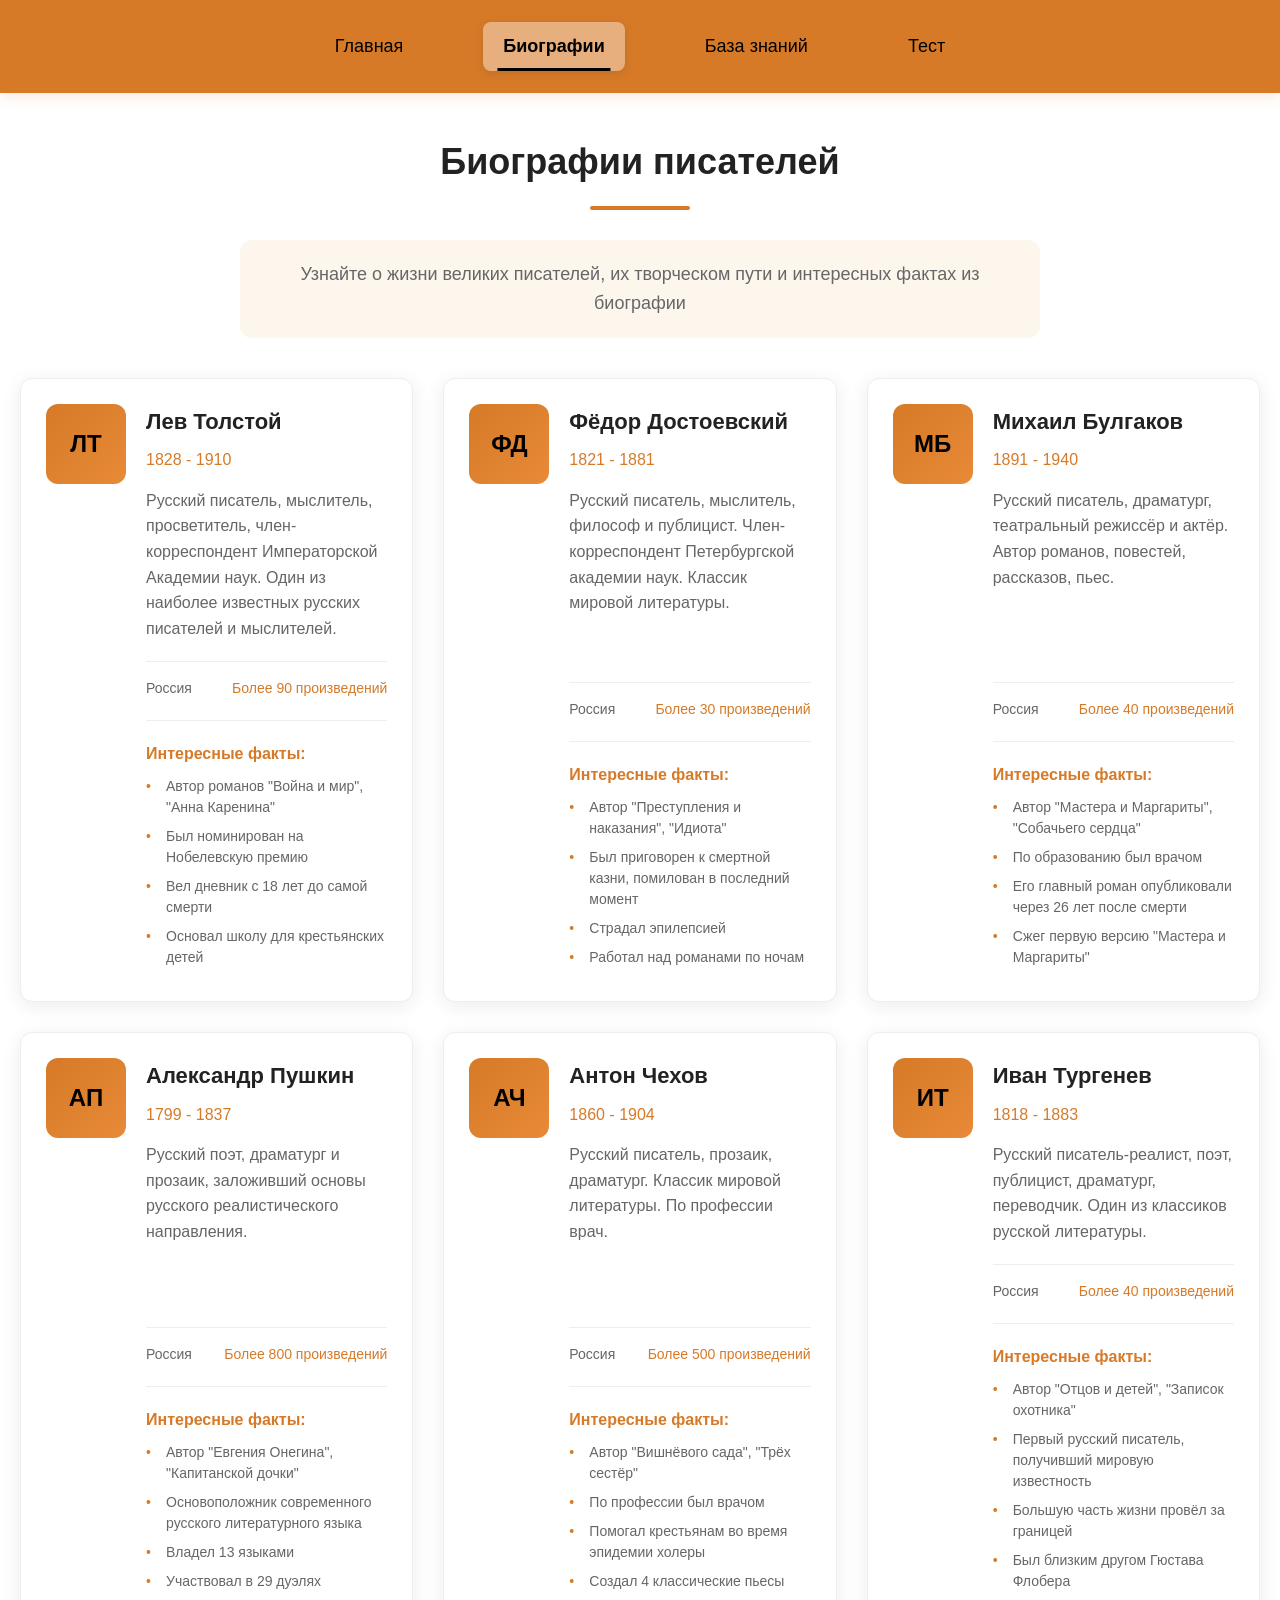
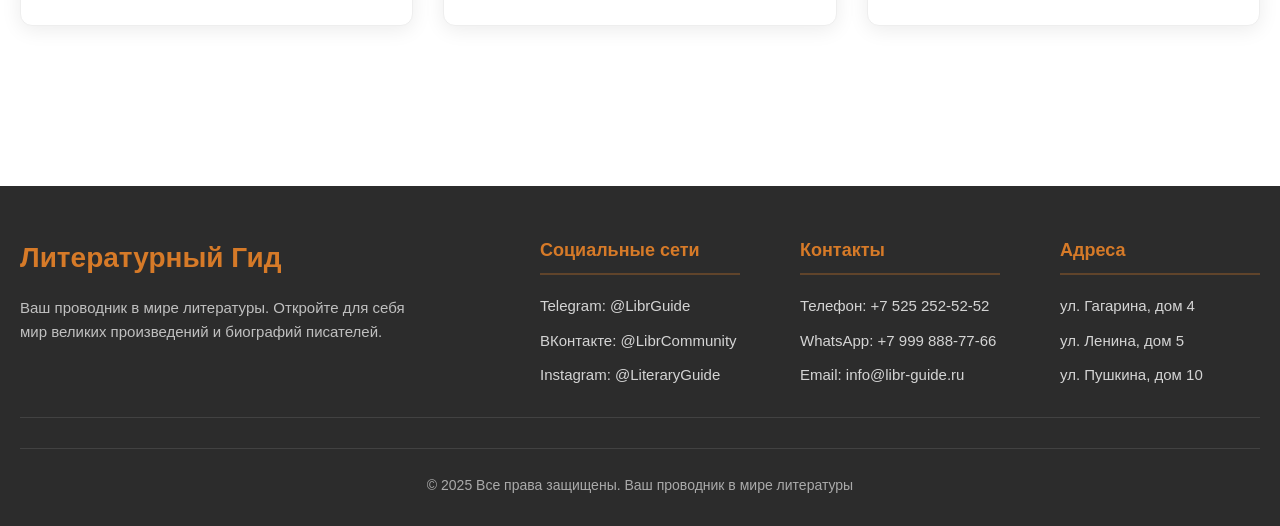
<file: биографии.html>
<!DOCTYPE html>
<html lang="ru">
<head>
  <meta charset="utf-8" />
  <meta name="viewport" content="width=device-width,initial-scale=1" />
  <title>Биографии писателей - Литературный Гид</title>
  
  <!-- Подключение CSS файла -->
  <link rel="stylesheet" href="style4.css">
  
<!-- Yandex.Metrika counter -->
<script type="text/javascript">
    (function(m,e,t,r,i,k,a){
        m[i]=m[i]||function(){(m[i].a=m[i].a||[]).push(arguments)};
        m[i].l=1*new Date();
        for (var j = 0; j < document.scripts.length; j++) {if (document.scripts[j].src === r) { return; }}
        k=e.createElement(t),a=e.getElementsByTagName(t)[0],k.async=1,k.src=r,a.parentNode.insertBefore(k,a)
    })(window, document,'script','https://mc.yandex.ru/metrika/tag.js?id=106858210', 'ym');

    ym(106858210, 'init', {ssr:true, webvisor:true, clickmap:true, ecommerce:"dataLayer", referrer: document.referrer, url: location.href, accurateTrackBounce:true, trackLinks:true});
</script>
<noscript><div><img src="https://mc.yandex.ru/watch/106858210" style="position:absolute; left:-9999px;" alt="" /></div></noscript>
<!-- /Yandex.Metrika counter -->



  <!-- Мета-теги для SEO -->
  <meta name="description" content="Биографии великих писателей русской и мировой литературы">
  <meta name="keywords" content="биографии, писатели, литература, жизнь авторов">
</head>
<body>
  <!-- Навигация -->
  <nav class="nav" aria-label="Главная навигация">
    <div class="nav-container">
      <div class="nav-inner">
        <a href="index.html">Главная</a>
        <a href="биографии.html" class="active" aria-current="page">Биографии</a>
        <a href="база.html">База знаний</a>
        <a href="тест.html">Тест</a>
      </div>
    </div>
  </nav>

  <!-- Основной контент -->
  <main class="main-container">
    <h1 class="page-title">Биографии писателей</h1>

    <!-- Описание страницы -->
    <div class="page-description">
      <p>Узнайте о жизни великих писателей, их творческом пути и интересных фактах из биографии</p>
    </div>

    <!-- Сетка писателей -->
    <div class="writers-grid">
      <!-- Писатель 1 - Лев Толстой -->
      <div class="writer-card">
        <div class="writer-icon">
          <div class="icon-letter">ЛТ</div>
        </div>
        <div class="writer-info">
          <div class="writer-name">Лев Толстой</div>
          <div class="writer-dates">1828 - 1910</div>
          <div class="writer-bio">
            Русский писатель, мыслитель, просветитель, член-корреспондент Императорской Академии наук. Один из наиболее известных русских писателей и мыслителей.
          </div>
          <div class="writer-meta">
            <div class="writer-country">Россия</div>
            <div class="writer-works">Более 90 произведений</div>
          </div>
          <div class="writer-details">
            <div class="details-title">Интересные факты:</div>
            <div class="details-text">
              <ul class="details-list">
                <li>Автор романов "Война и мир", "Анна Каренина"</li>
                <li>Был номинирован на Нобелевскую премию</li>
                <li>Вел дневник с 18 лет до самой смерти</li>
                <li>Основал школу для крестьянских детей</li>
              </ul>
            </div>
          </div>
        </div>
      </div>

      <!-- Писатель 2 - Фёдор Достоевский -->
      <div class="writer-card">
        <div class="writer-icon">
          <div class="icon-letter">ФД</div>
        </div>
        <div class="writer-info">
          <div class="writer-name">Фёдор Достоевский</div>
          <div class="writer-dates">1821 - 1881</div>
          <div class="writer-bio">
            Русский писатель, мыслитель, философ и публицист. Член-корреспондент Петербургской академии наук. Классик мировой литературы.
          </div>
          <div class="writer-meta">
            <div class="writer-country">Россия</div>
            <div class="writer-works">Более 30 произведений</div>
          </div>
          <div class="writer-details">
            <div class="details-title">Интересные факты:</div>
            <div class="details-text">
              <ul class="details-list">
                <li>Автор "Преступления и наказания", "Идиота"</li>
                <li>Был приговорен к смертной казни, помилован в последний момент</li>
                <li>Страдал эпилепсией</li>
                <li>Работал над романами по ночам</li>
              </ul>
            </div>
          </div>
        </div>
      </div>

      <!-- Писатель 3 - Михаил Булгаков -->
      <div class="writer-card">
        <div class="writer-icon">
          <div class="icon-letter">МБ</div>
        </div>
        <div class="writer-info">
          <div class="writer-name">Михаил Булгаков</div>
          <div class="writer-dates">1891 - 1940</div>
          <div class="writer-bio">
            Русский писатель, драматург, театральный режиссёр и актёр. Автор романов, повестей, рассказов, пьес.
          </div>
          <div class="writer-meta">
            <div class="writer-country">Россия</div>
            <div class="writer-works">Более 40 произведений</div>
          </div>
          <div class="writer-details">
            <div class="details-title">Интересные факты:</div>
            <div class="details-text">
              <ul class="details-list">
                <li>Автор "Мастера и Маргариты", "Собачьего сердца"</li>
                <li>По образованию был врачом</li>
                <li>Его главный роман опубликовали через 26 лет после смерти</li>
                <li>Сжег первую версию "Мастера и Маргариты"</li>
              </ul>
            </div>
          </div>
        </div>
      </div>

      <!-- Писатель 4 - Александр Пушкин -->
      <div class="writer-card">
        <div class="writer-icon">
          <div class="icon-letter">АП</div>
        </div>
        <div class="writer-info">
          <div class="writer-name">Александр Пушкин</div>
          <div class="writer-dates">1799 - 1837</div>
          <div class="writer-bio">
            Русский поэт, драматург и прозаик, заложивший основы русского реалистического направления.
          </div>
          <div class="writer-meta">
            <div class="writer-country">Россия</div>
            <div class="writer-works">Более 800 произведений</div>
          </div>
          <div class="writer-details">
            <div class="details-title">Интересные факты:</div>
            <div class="details-text">
              <ul class="details-list">
                <li>Автор "Евгения Онегина", "Капитанской дочки"</li>
                <li>Основоположник современного русского литературного языка</li>
                <li>Владел 13 языками</li>
                <li>Участвовал в 29 дуэлях</li>
              </ul>
            </div>
          </div>
        </div>
      </div>

      <!-- Писатель 5 - Антон Чехов -->
      <div class="writer-card">
        <div class="writer-icon">
          <div class="icon-letter">АЧ</div>
        </div>
        <div class="writer-info">
          <div class="writer-name">Антон Чехов</div>
          <div class="writer-dates">1860 - 1904</div>
          <div class="writer-bio">
            Русский писатель, прозаик, драматург. Классик мировой литературы. По профессии врач.
          </div>
          <div class="writer-meta">
            <div class="writer-country">Россия</div>
            <div class="writer-works">Более 500 произведений</div>
          </div>
          <div class="writer-details">
            <div class="details-title">Интересные факты:</div>
            <div class="details-text">
              <ul class="details-list">
                <li>Автор "Вишнёвого сада", "Трёх сестёр"</li>
                <li>По профессии был врачом</li>
                <li>Помогал крестьянам во время эпидемии холеры</li>
                <li>Создал 4 классические пьесы</li>
              </ul>
            </div>
          </div>
        </div>
      </div>

      <!-- Писатель 6 - Иван Тургенев -->
      <div class="writer-card">
        <div class="writer-icon">
          <div class="icon-letter">ИТ</div>
        </div>
        <div class="writer-info">
          <div class="writer-name">Иван Тургенев</div>
          <div class="writer-dates">1818 - 1883</div>
          <div class="writer-bio">
            Русский писатель-реалист, поэт, публицист, драматург, переводчик. Один из классиков русской литературы.
          </div>
          <div class="writer-meta">
            <div class="writer-country">Россия</div>
            <div class="writer-works">Более 40 произведений</div>
          </div>
          <div class="writer-details">
            <div class="details-title">Интересные факты:</div>
            <div class="details-text">
              <ul class="details-list">
                <li>Автор "Отцов и детей", "Записок охотника"</li>
                <li>Первый русский писатель, получивший мировую известность</li>
                <li>Большую часть жизни провёл за границей</li>
                <li>Был близким другом Гюстава Флобера</li>
              </ul>
            </div>
          </div>
        </div>
      </div>
    </div>
  </main>

  <!-- Футер -->
  <footer class="footer" role="contentinfo" aria-label="Контактная информация и социальные сети">
    <div class="footer-container">
      <!-- Верхняя часть футера -->
      <div class="footer-top">
        <!-- Логотип и описание -->
        <div class="footer-brand">
          <div class="footer-logo">
            Литературный Гид
          </div>
          <p class="footer-description">
            Ваш проводник в мире литературы. Откройте для себя мир великих произведений и биографий писателей.
          </p>
        </div>

        <!-- Информационные колонки -->
        <div class="footer-info">
          <!-- Социальные сети -->
          <div class="info-column">
            <h3 class="column-title">Социальные сети</h3>
            <ul class="column-list">
              <li>Telegram: @LibrGuide</li>
              <li>ВКонтакте: @LibrCommunity</li>
              <li>Instagram: @LiteraryGuide</li>
            </ul>
          </div>

          <!-- Контакты -->
          <div class="info-column">
            <h3 class="column-title">Контакты</h3>
            <ul class="column-list">
              <li class="contact-item">
                Телефон: +7 525 252-52-52
              </li>
              <li class="contact-item">
                WhatsApp: +7 999 888-77-66
              </li>
              <li class="contact-item">
                Email: info@libr-guide.ru
              </li>
            </ul>
          </div>

          <!-- Адреса -->
          <div class="info-column">
            <h3 class="column-title">Адреса</h3>
            <ul class="column-list">
              <li class="address-item">
                ул. Гагарина, дом 4
              </li>
              <li class="address-item">
                ул. Ленина, дом 5
              </li>
              <li class="address-item">
                ул. Пушкина, дом 10
              </li>
            </ul>
          </div>
        </div>
      </div>

      <!-- Нижняя часть футера -->
      <div class="footer-bottom">
        <div class="copyright">
          © 2025 Все права защищены. Ваш проводник в мире литературы
        </div>
      </div>
    </div>
  </footer>
</body>

</html>
</file>
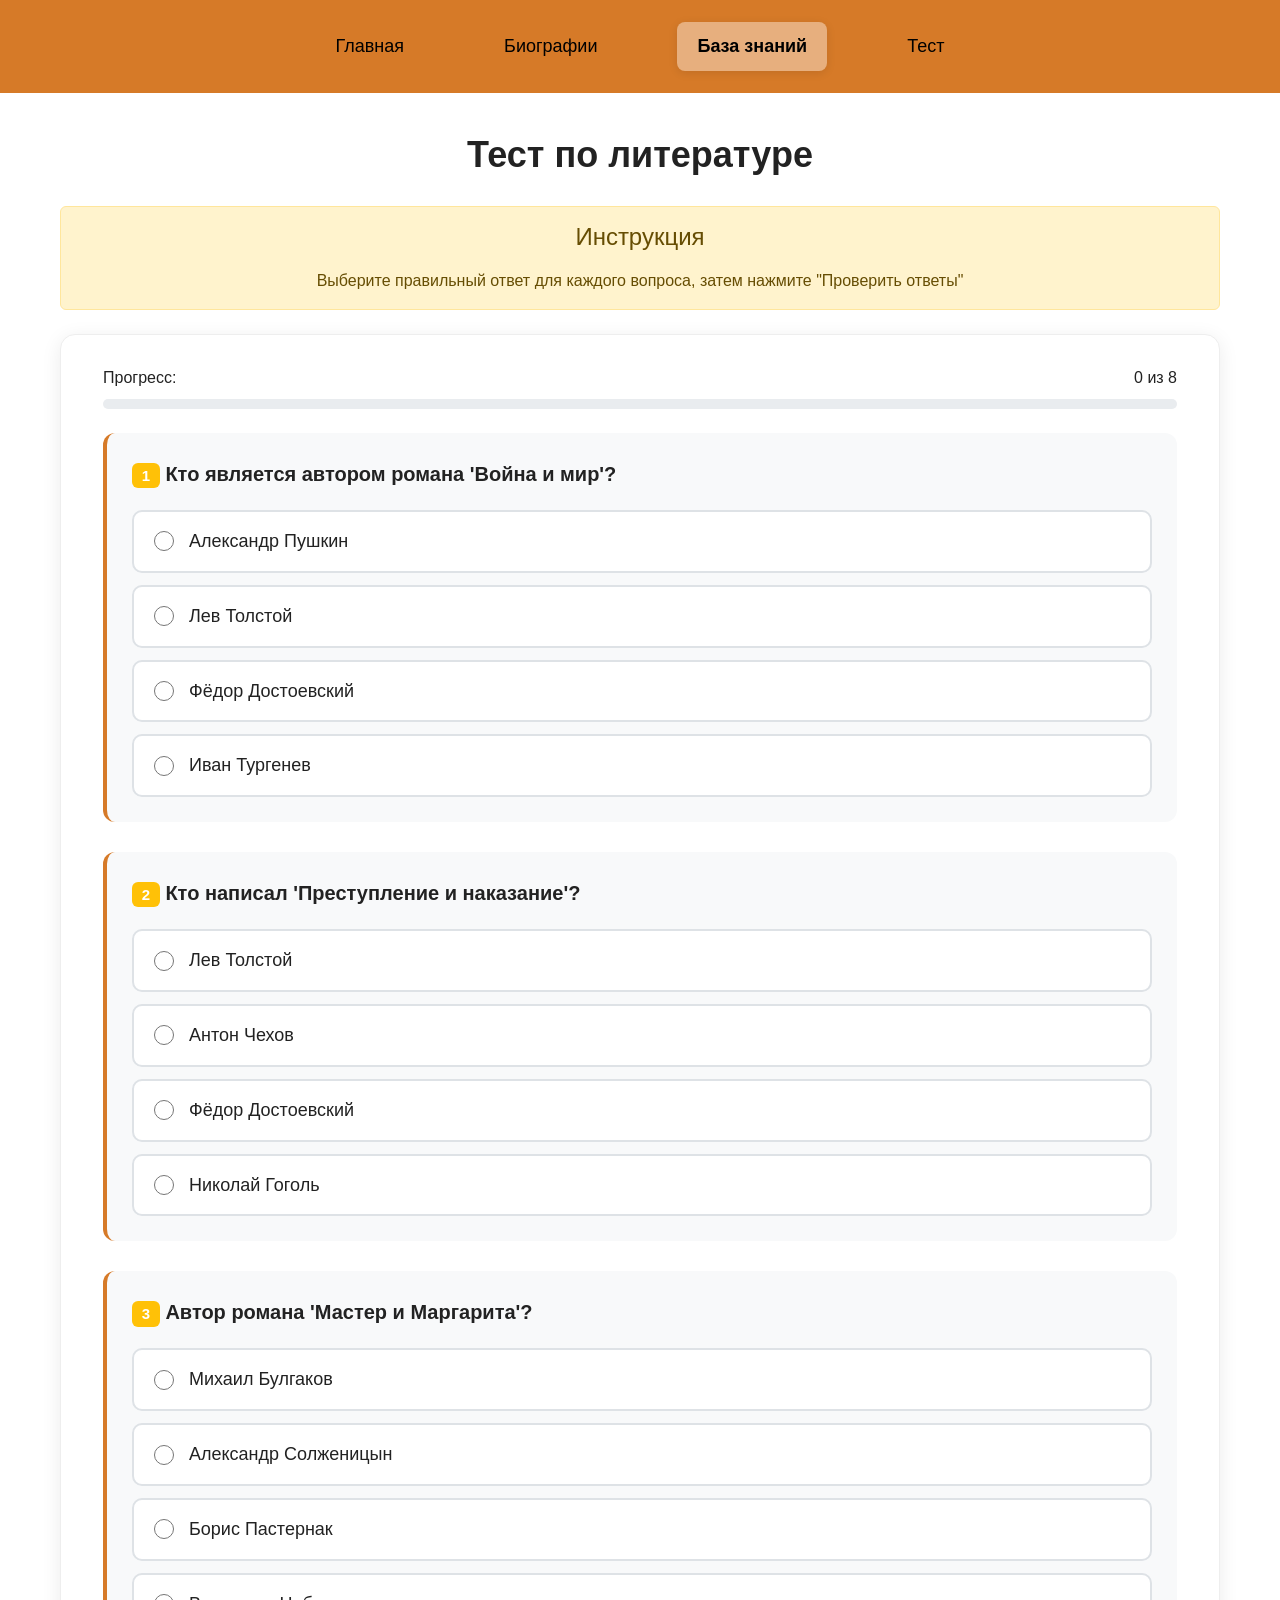
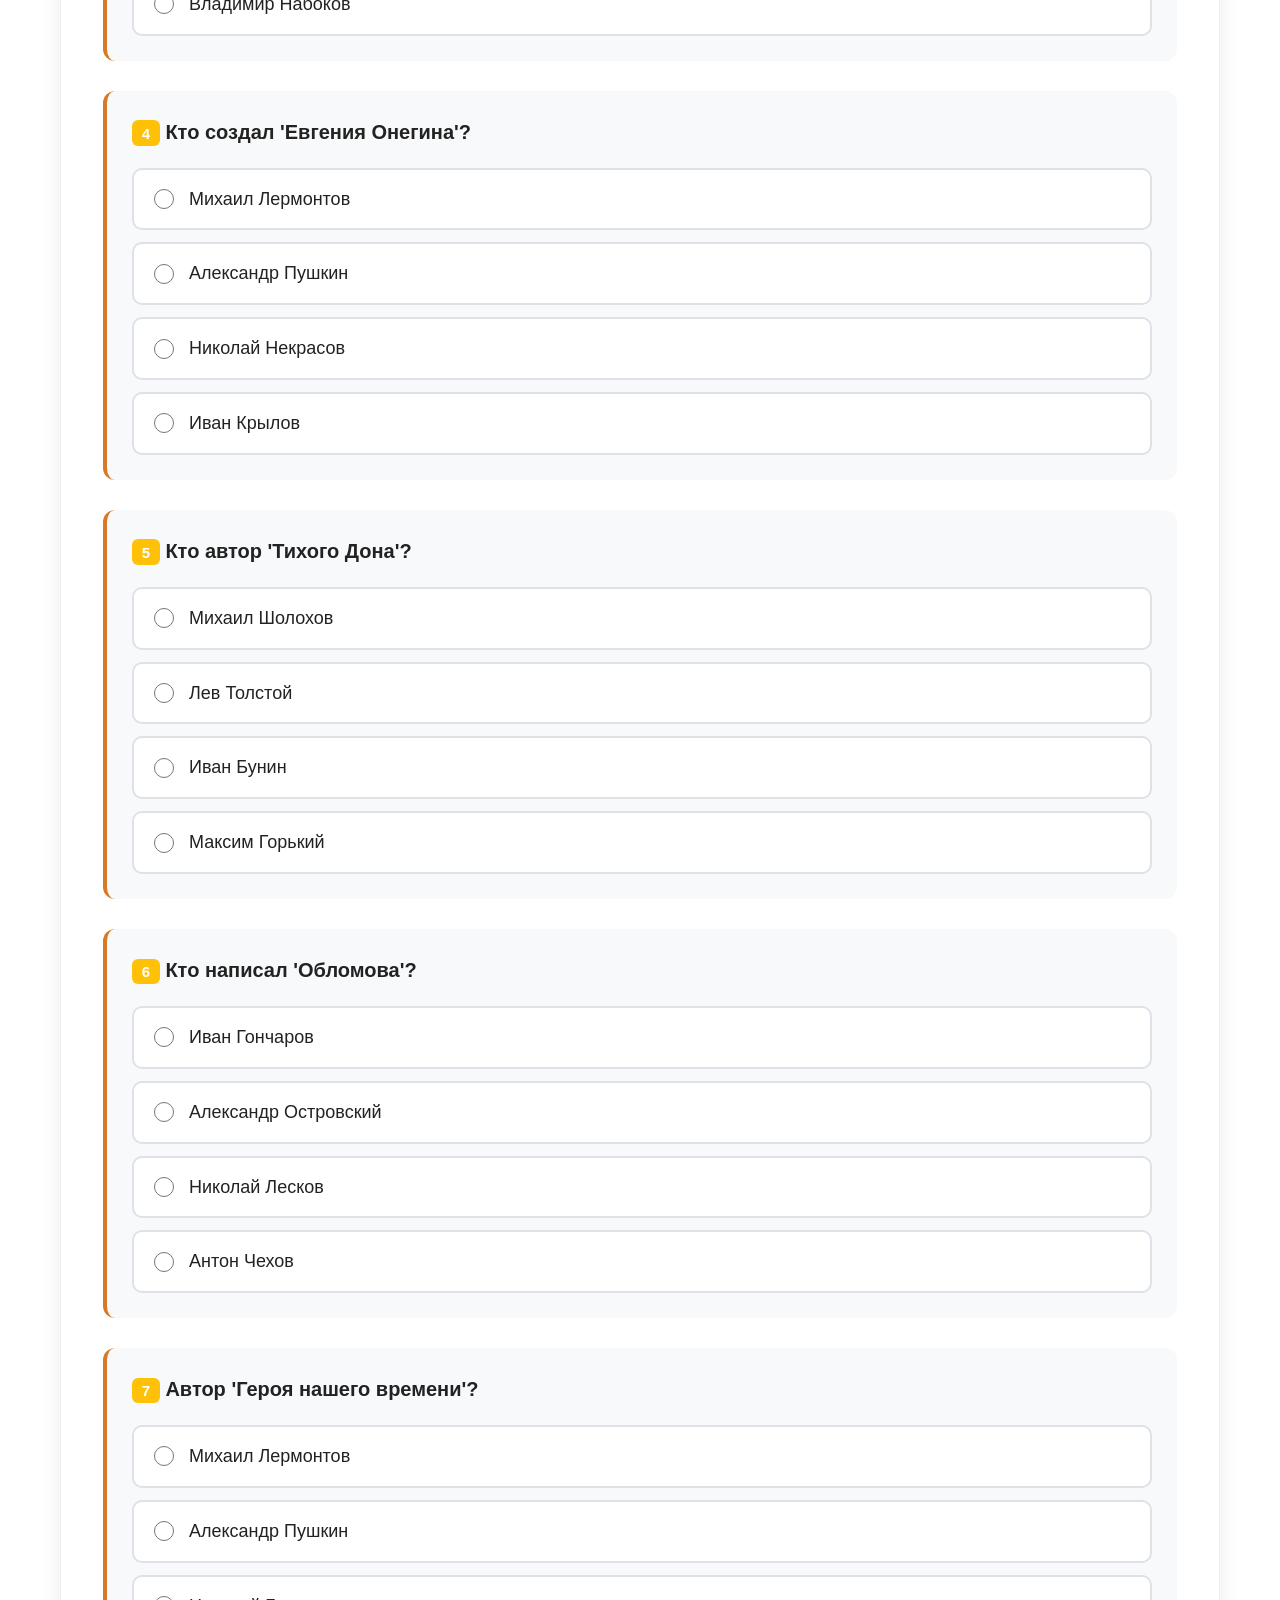
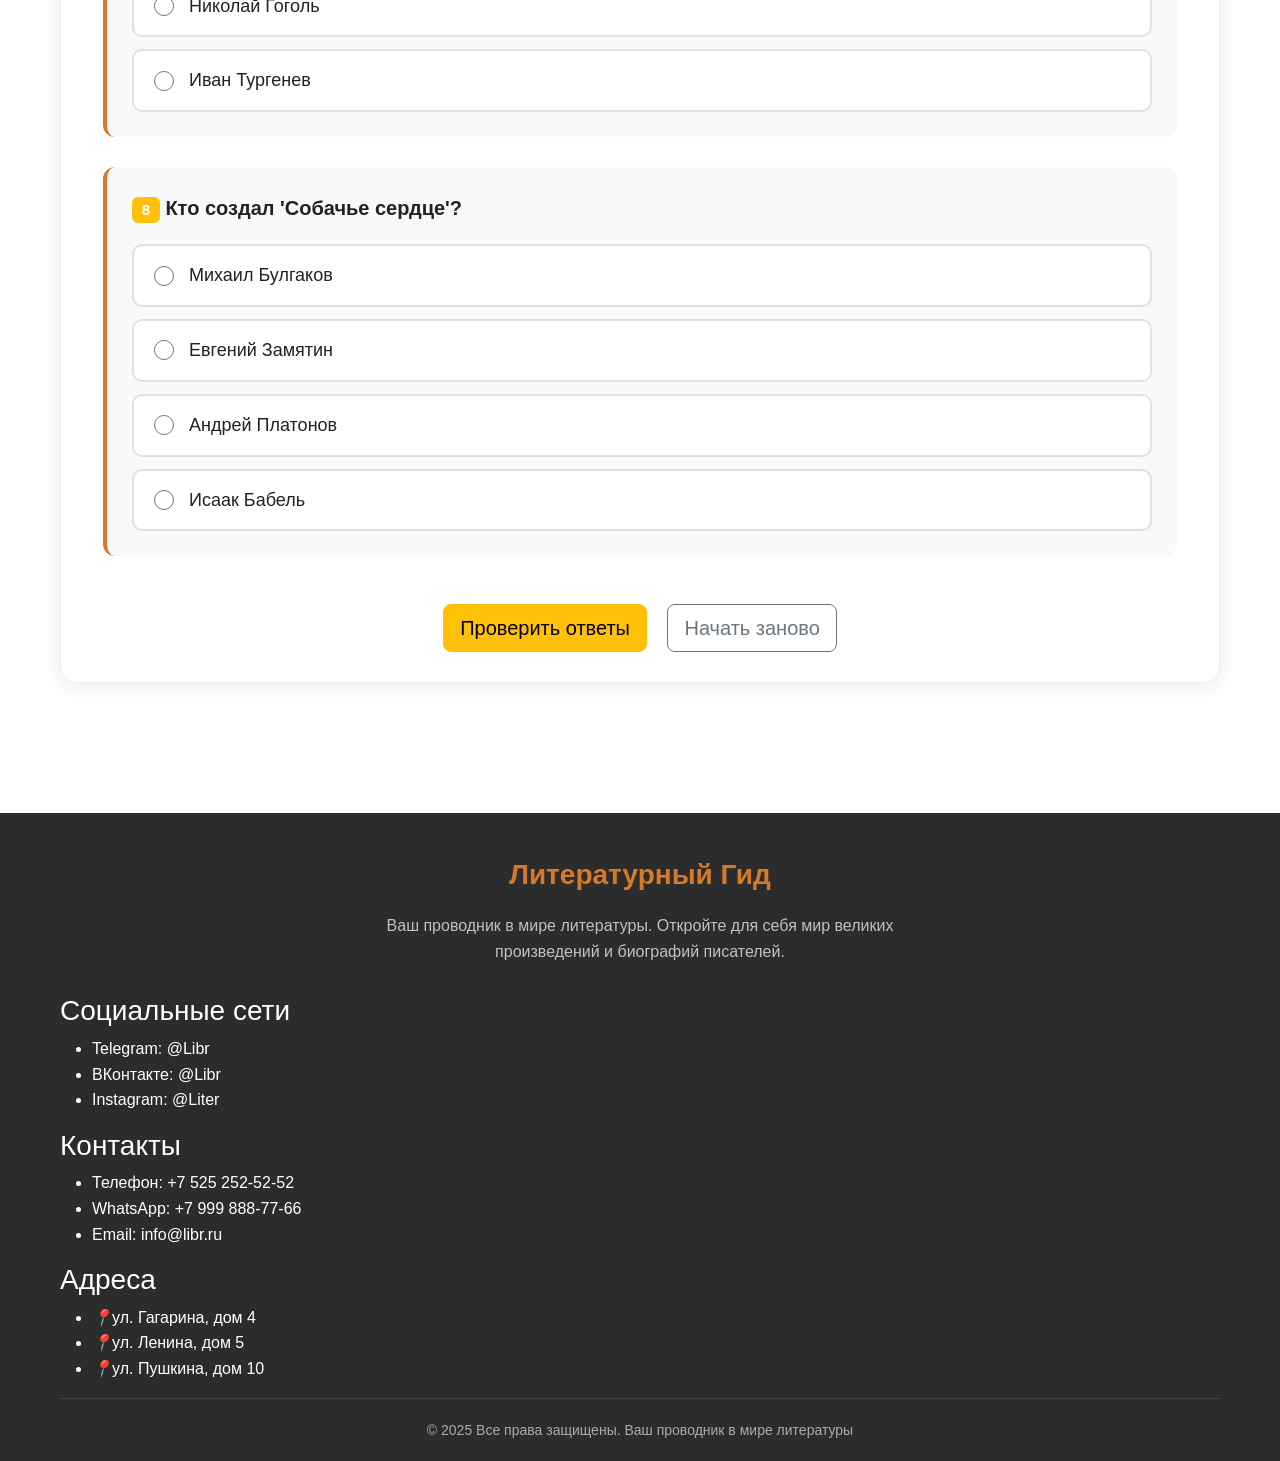
<file: тест.html>
<!DOCTYPE html>
<html lang="ru">
<head>

  <meta charset="utf-8" />
  <meta name="viewport" content="width=device-width,initial-scale=1" />
  <title>Тест по литературе</title>
  
  <!-- Bootstrap 5 CSS (CDN) -->
  <link href="https://cdn.jsdelivr.net/npm/bootstrap@5.3.0-alpha1/dist/css/bootstrap.min.css" rel="stylesheet">
  <!-- Подключение нашего CSS файла -->
  <link rel="stylesheet" href="style3.css">
    <script src="script2.js" defer></script>
  
<!-- Yandex.Metrika counter -->
<script type="text/javascript">
    (function(m,e,t,r,i,k,a){
        m[i]=m[i]||function(){(m[i].a=m[i].a||[]).push(arguments)};
        m[i].l=1*new Date();
        for (var j = 0; j < document.scripts.length; j++) {if (document.scripts[j].src === r) { return; }}
        k=e.createElement(t),a=e.getElementsByTagName(t)[0],k.async=1,k.src=r,a.parentNode.insertBefore(k,a)
    })(window, document,'script','https://mc.yandex.ru/metrika/tag.js?id=106858210', 'ym');

    ym(106858210, 'init', {ssr:true, webvisor:true, clickmap:true, ecommerce:"dataLayer", referrer: document.referrer, url: location.href, accurateTrackBounce:true, trackLinks:true});
</script>
<noscript><div><img src="https://mc.yandex.ru/watch/106858210" style="position:absolute; left:-9999px;" alt="" /></div></noscript>
<!-- /Yandex.Metrika counter -->



  
  <!-- Мета-теги для SEO -->
  <meta name="description" content="Проверьте свои знания литературы с нашим интерактивным тестом">
  <meta name="keywords" content="литература, тест, экзамен, знания, писатели, книги">
</head>
<body>
  <!-- Навигация -->
  <nav class="nav" aria-label="Главная навигация">
    <div class="nav-container">
      <div class="nav-inner">
        <a href="index.html">Главная</a>
         <a href="биографии.html">Биографии</a>
        <a href="база.html" class="active" aria-current="page">База знаний</a>
        <a href="тест.html">Тест</a>
      </div>
    </div>
  </nav>

  <!-- Основной контент -->
  <main class="main-container">
    <h1 class="page-title">Тест по литературе</h1>

    <!-- Краткая инструкция -->
    <div class="alert alert-warning text-center mb-4">
      <h4 class="alert-heading mb-3"> Инструкция</h4>
      <p class="mb-0">Выберите правильный ответ для каждого вопроса, затем нажмите "Проверить ответы"</p>
    </div>

    <!-- Тестовая область -->
    <div class="test-area">
      <div class="container">
        <!-- Прогресс (упрощенный) -->
        <div class="mb-4">
          <div class="d-flex justify-content-between align-items-center mb-2">
            <span>Прогресс:</span>
            <span id="progressText">0 из 8</span>
          </div>
          <div class="progress" style="height: 10px;">
            <div id="progressBar" class="progress-bar bg-warning" style="width: 0%"></div>
          </div>
        </div>

        <!-- Вопросы будут добавляться через JavaScript -->
        <div id="questionsContainer"></div>

        <!-- Кнопки -->
        <div class="text-center mt-5">
          <button class="btn btn-warning btn-lg me-3" onclick="checkAnswers()">
            Проверить ответы
          </button>
          <button class="btn btn-outline-secondary btn-lg" onclick="resetTest()">
            Начать заново
          </button>
        </div>
      </div>
    </div>

    <!-- Результаты -->
    <div class="results mt-5" id="results">
      <div class="container">
        <h2 class="text-center mb-4">Результаты теста</h2>
        
        <!-- Оценка -->
        <div class="text-center mb-4">
          <div class="score-display">
            <span class="score-number" id="scoreNumber">0</span>
            <span class="score-total">/8</span>
          </div>
          <div class="score-message" id="scoreMessage"></div>
        </div>

        <!-- Правильные ответы -->
        <div class="correct-answers">
          <h4 class="mb-3"> Правильные ответы:</h4>
          <div id="answersList"></div>
        </div>

        <!-- Кнопка перезапуска -->
        <div class="text-center mt-4">
          <button class="btn btn-warning" onclick="resetTest()">
            Пройти тест еще раз
          </button>
        </div>
      </div>
    </div>
  </main>

 <!-- Футер - минималистичный без блоков -->
  <footer class="footer" role="contentinfo" aria-label="Контактная информация и социальные сети">
    <div class="footer-container">
      <!-- Верхняя часть футера -->
      <div class="footer-top">
        <!-- Логотип и описание -->
        <div class="footer-brand">
          <div class="footer-logo">
         Литературный Гид
          </div>
          <p class="footer-description">
            Ваш проводник в мире литературы. Откройте для себя мир великих произведений и биографий писателей.
          </p>
        </div>

        <!-- Информационные колонки -->
        <div class="footer-info">
          <!-- Социальные сети -->
          <div class="info-column">
            <h3 class="column-title">Социальные сети</h3>
            <ul class="column-list">
              <li>Telegram: @Libr</li>
              <li>ВКонтакте: @Libr</li>
              <li>Instagram: @Liter</li>
            </ul>
          </div>

          <!-- Контакты -->
          <div class="info-column">
            <h3 class="column-title">Контакты</h3>
            <ul class="column-list">
              <li class="contact-item">
            <span>Телефон: +7 525 252-52-52</span>
              </li>
              <li class="contact-item">
            <span>WhatsApp: +7 999 888-77-66</span>
              </li>
              <li class="contact-item">
            <span>Email: info@libr.ru</span>
              </li>
            </ul>
          </div>

          <!-- Адреса -->
          <div class="info-column">
            <h3 class="column-title">Адреса</h3>
            <ul class="column-list">
              <li class="address-item">
                <i>📍</i><span>ул. Гагарина, дом 4</span>
              </li>
              <li class="address-item">
                <i>📍</i><span>ул. Ленина, дом 5</span>
              </li>
              <li class="address-item">
                <i>📍</i><span>ул. Пушкина, дом 10</span>
              </li>
            </ul>
          </div>
        </div>
      </div>

      <!-- Нижняя часть футера -->
      <div class="footer-bottom">
        <div class="copyright">
          © 2025 Все права защищены. Ваш проводник в мире литературы
        </div>
      </div>
    </div>
  </footer>
</body>

</html>
</file>
<file: style4.css>
/* Reset and Base Styles */
* {
  margin: 0;
  padding: 0;
  box-sizing: border-box;
}

html, body {
  width: 100%;
  min-height: 100vh;
  font-family: "Helvetica Neue", Arial, sans-serif;
  background: #ffffff;
  color: #222;
  line-height: 1.6;
}

/* Навигация */
.nav {
  background: #d67a28;
  color: #fff;
  width: 100%;
  padding: 22px 0;
  font-weight: 600;
  box-shadow: 0 2px 15px rgba(214, 122, 40, 0.2);
  position: sticky;
  top: 0;
  z-index: 1000;
}

.nav-container {
  max-width: 1400px;
  margin: 0 auto;
  padding: 0 20px;
}

.nav-inner {
  display: flex;
  justify-content: center;
  gap: 60px;
}

.nav a {
  color: #000;
  text-decoration: none;
  font-size: 18px;
  padding: 10px 20px;
  border-radius: 8px;
  transition: all 0.3s ease;
  position: relative;
  font-weight: 500;
}

.nav a:hover {
  background: rgba(255, 255, 255, 0.25);
  transform: translateY(-2px);
}

.nav a.active {
  background: rgba(255, 255, 255, 0.4);
  font-weight: 600;
  box-shadow: 0 2px 10px rgba(0, 0, 0, 0.1);
}

.nav a.active::after {
  content: '';
  position: absolute;
  bottom: 0;
  left: 50%;
  width: 80%;
  height: 3px;
  background: #000;
  transform: translateX(-50%);
}

.nav a::after {
  content: '';
  position: absolute;
  bottom: 0;
  left: 50%;
  width: 0;
  height: 3px;
  background: #000;
  transition: all 0.3s ease;
  transform: translateX(-50%);
}

.nav a:hover::after {
  width: 80%;
}

/* Основной контент */
.main-container {
  max-width: 1400px;
  margin: 0 auto;
  padding: 40px 20px;
  width: 100%;
}

/* Заголовок */
.page-title {
  text-align: center;
  margin-bottom: 30px;
  font-size: 36px;
  font-weight: 700;
  color: #222;
  position: relative;
  padding-bottom: 20px;
}

.page-title::after {
  content: '';
  position: absolute;
  bottom: 0;
  left: 50%;
  transform: translateX(-50%);
  width: 100px;
  height: 4px;
  background: #d67a28;
  border-radius: 2px;
}

/* Описание страницы */
.page-description {
  text-align: center;
  margin-bottom: 40px;
  padding: 20px;
  background: #fdf6ec;
  border-radius: 12px;
  max-width: 800px;
  margin-left: auto;
  margin-right: auto;
}

.page-description p {
  font-size: 18px;
  color: #666;
}

/* Сетка писателей */
.writers-grid {
  display: grid;
  grid-template-columns: repeat(3, 1fr);
  gap: 30px;
  margin-bottom: 60px;
}

.writer-card {
  background: #ffffff;
  border-radius: 12px;
  box-shadow: 0 4px 20px rgba(0, 0, 0, 0.08);
  transition: all 0.3s ease;
  border: 1px solid #eee;
  display: flex;
  padding: 25px;
  gap: 20px;
}

.writer-card:hover {
  transform: translateY(-5px);
  box-shadow: 0 8px 30px rgba(0, 0, 0, 0.12);
}

/* Иконка с инициалами */
.writer-icon {
  flex-shrink: 0;
  width: 80px;
  height: 80px;
  display: flex;
  align-items: center;
  justify-content: center;
  background: linear-gradient(135deg, #d67a28, #e88a38);
  border-radius: 12px;
  color: #000;
  font-weight: 700;
  font-size: 24px;
}

/* Информация о писателе */
.writer-info {
  flex: 1;
  display: flex;
  flex-direction: column;
}

.writer-name {
  font-size: 22px;
  font-weight: 700;
  color: #222;
  margin-bottom: 8px;
}

.writer-dates {
  font-size: 16px;
  color: #d67a28;
  margin-bottom: 15px;
  font-weight: 500;
}

.writer-bio {
  font-size: 16px;
  color: #666;
  line-height: 1.6;
  margin-bottom: 20px;
}

.writer-meta {
  display: flex;
  justify-content: space-between;
  align-items: center;
  padding-top: 15px;
  border-top: 1px solid #eee;
  margin-top: auto;
}

.writer-country {
  font-size: 14px;
  color: #666;
  font-weight: 500;
}

.writer-works {
  font-size: 14px;
  color: #d67a28;
  font-weight: 500;
}

/* Детальная информация */
.writer-details {
  margin-top: 20px;
  padding-top: 20px;
  border-top: 1px solid #eee;
}

.details-title {
  font-size: 16px;
  font-weight: 600;
  color: #d67a28;
  margin-bottom: 10px;
}

.details-text {
  font-size: 14px;
  line-height: 1.5;
  color: #666;
}

.details-list {
  list-style: none;
  margin-top: 10px;
}

.details-list li {
  margin-bottom: 8px;
  padding-left: 20px;
  position: relative;
}

.details-list li::before {
  content: '•';
  position: absolute;
  left: 0;
  color: #d67a28;
}

/* Футер */
.footer {
  background: #2c2c2c;
  color: #fff;
  width: 100%;
  padding: 50px 0 30px;
  margin-top: 60px;
  font-size: 15px;
}

.footer-container {
  max-width: 1400px;
  margin: 0 auto;
  padding: 0 20px;
  width: 100%;
}

/* Верхняя часть футера */
.footer-top {
  display: flex;
  justify-content: space-between;
  align-items: flex-start;
  padding-bottom: 30px;
  border-bottom: 1px solid rgba(255, 255, 255, 0.1);
  margin-bottom: 30px;
  flex-wrap: wrap;
  gap: 40px;
}

/* Логотип и описание */
.footer-brand {
  flex: 1;
  min-width: 300px;
}

.footer-logo {
  font-size: 28px;
  font-weight: 700;
  color: #d67a28;
  margin-bottom: 15px;
}

.footer-description {
  color: rgba(255, 255, 255, 0.7);
  line-height: 1.6;
  max-width: 400px;
}

/* Информационные колонки */
.footer-info {
  display: flex;
  gap: 60px;
  flex-wrap: wrap;
}

.info-column {
  min-width: 200px;
}

.column-title {
  color: #d67a28;
  font-size: 18px;
  font-weight: 600;
  margin-bottom: 20px;
  padding-bottom: 8px;
  border-bottom: 2px solid rgba(214, 122, 40, 0.3);
}

.column-list {
  list-style: none;
}

.column-list li {
  margin-bottom: 12px;
  color: rgba(255, 255, 255, 0.8);
  line-height: 1.5;
}

.column-list li:last-child {
  margin-bottom: 0;
}

/* Контакты и адреса */
.contact-item, .address-item {
  margin-bottom: 12px;
}

.contact-item:last-child, .address-item:last-child {
  margin-bottom: 0;
}

/* Нижняя часть футера */
.footer-bottom {
  padding-top: 25px;
  border-top: 1px solid rgba(255, 255, 255, 0.1);
  text-align: center;
}

.copyright {
  color: rgba(255, 255, 255, 0.6);
  font-size: 14px;
}

/* Адаптивность */
@media (max-width: 1200px) {
  .writers-grid {
    grid-template-columns: repeat(2, 1fr);
    gap: 25px;
  }
  
  .footer-top {
    flex-direction: column;
  }
  
  .footer-info {
    width: 100%;
    justify-content: space-between;
  }
}

@media (max-width: 992px) {
  .nav-inner {
    gap: 30px;
    flex-wrap: wrap;
  }
  
  .page-title {
    font-size: 32px;
  }
  
  .nav a {
    font-size: 16px;
    padding: 8px 16px;
  }
  
  .writer-card {
    padding: 20px;
  }
  
  .writer-name {
    font-size: 20px;
  }
  
  .writer-icon {
    width: 70px;
    height: 70px;
    font-size: 22px;
  }
  
  .footer-info {
    flex-direction: column;
    gap: 30px;
  }
  
  .info-column {
    min-width: 100%;
  }
}

@media (max-width: 768px) {
  .nav-inner {
    flex-direction: column;
    gap: 15px;
    align-items: center;
  }
  
  .nav a {
    width: 200px;
    text-align: center;
  }
  
  .page-title {
    font-size: 28px;
    margin-bottom: 25px;
  }
  
  .writers-grid {
    grid-template-columns: 1fr;
    gap: 25px;
  }
  
  .writer-card {
    padding: 15px;
  }
  
  .writer-icon {
    width: 60px;
    height: 60px;
    font-size: 20px;
  }
  
  .main-container {
    padding: 30px 20px;
  }
  
  .page-description {
    padding: 15px;
  }
  
  .page-description p {
    font-size: 16px;
  }
}

@media (max-width: 576px) {
  .page-title {
    font-size: 24px;
  }
  
  .writer-card {
    flex-direction: column;
    gap: 15px;
  }
  
  .writer-icon {
    width: 80px;
    height: 80px;
    font-size: 24px;
    align-self: center;
  }
  
  .writer-name {
    font-size: 18px;
  }
  
  .writer-bio {
    font-size: 15px;
  }
  
  .nav-container {
    padding: 0 15px;
  }
  
  .footer {
    padding: 35px 0 20px;
    font-size: 14px;
  }
  
  .footer-logo {
    font-size: 24px;
  }
  
  .column-title {
    font-size: 16px;
  }
  
  .copyright {
    font-size: 13px;
  }
  
  .main-container {
    padding: 20px 15px;
  }
}
</file>
<file: style3.css>
/* Reset and Base Styles */
* {
  margin: 0;
  padding: 0;
  box-sizing: border-box;
}

html, body {
  width: 100%;
  min-height: 100vh;
  font-family: "Helvetica Neue", Arial, sans-serif;
  background: #ffffff;
  color: #222;
  line-height: 1.6;
}

/* Навигация */
.nav {
  background: #d67a28;
  color: #fff;
  width: 100%;
  padding: 22px 0;
  font-weight: 600;

  position: sticky;
  top: 0;
  z-index: 1000;
}

.nav-container {
  max-width: 1200px;
  margin: 0 auto;
  padding: 0 20px;
}

.nav-inner {
  display: flex;
  justify-content: center;
  gap: 60px;
}

.nav a {
  color: #000;
  text-decoration: none;
  font-size: 18px;
  padding: 10px 20px;
  border-radius: 8px;
  transition: all 0.3s ease;
  position: relative;
  font-weight: 500;
}

.nav a:hover {
  background: rgba(255, 255, 255, 0.25);
  transform: translateY(-2px);
}

.nav a.active {
  background: rgba(255, 255, 255, 0.4);
  font-weight: 600;
  box-shadow: 0 2px 10px rgba(0, 0, 0, 0.1);
}

/* Основной контент */
.main-container {
  max-width: 1200px;
  margin: 0 auto;
  padding: 40px 20px;
  width: 100%;
}

/* Заголовок */
.page-title {
  text-align: center;
  margin-bottom: 30px;
  font-size: 36px;
  font-weight: 700;
  color: #222;
}

/* Тестовая область */
.test-area {
  background: #ffffff;
  padding: 30px;
  border-radius: 15px;
  box-shadow: 0 4px 20px rgba(0, 0, 0, 0.08);
  margin-bottom: 30px;
  border: 1px solid #eee;
}

/* Вопрос */
.question {
  margin-bottom: 30px;
  padding: 25px;
  background: #f8f9fa;
  border-radius: 12px;
  border-left: 4px solid #d67a28;
}

.question-text {
  font-size: 20px;
  font-weight: 600;
  color: #222;
  margin-bottom: 20px;
}

/* Варианты ответов */
.options {
  display: grid;
  gap: 12px;
}

.option {
  display: flex;
  align-items: center;
  gap: 15px;
  padding: 15px 20px;
  background: #ffffff;
  border-radius: 10px;
  border: 2px solid #dee2e6;
  cursor: pointer;
  transition: all 0.3s ease;
}

.option:hover {
  border-color: #d67a28;
  background: #fff9f0;
}

.option.selected {
  border-color: #d67a28;
  background: #fff9f0;
}

.option.correct {
  border-color: #198754;
  background: rgba(25, 135, 84, 0.1);
}

.option.incorrect {
  border-color: #dc3545;
  background: rgba(220, 53, 69, 0.1);
}

.option input[type="radio"] {
  width: 20px;
  height: 20px;
  cursor: pointer;
}

.option label {
  font-size: 18px;
  cursor: pointer;
  flex: 1;
  margin-bottom: 0;
}

/* Результаты */
.results {
  background: #f8f9fa;
  padding: 40px;
  border-radius: 15px;
  margin-top: 40px;
  display: none;
}

.results.show {
  display: block;
}

.score-display {
  font-size: 3rem;
  font-weight: 700;
  margin: 20px 0;
}

.score-number {
  color: #d67a28;
  font-size: 4rem;
}

.score-total {
  color: #6c757d;
  font-size: 2rem;
}

.score-message {
  font-size: 1.5rem;
  color: #495057;
  margin-bottom: 30px;
}

.correct-answers {
  background: #ffffff;
  padding: 25px;
  border-radius: 12px;
  border: 2px solid #dee2e6;
}

.answer-item {
  padding: 15px;
  margin-bottom: 15px;
  border-radius: 8px;
  background: #f8f9fa;
  border-left: 4px solid #198754;
}

.answer-item:last-child {
  margin-bottom: 0;
}

.answer-question {
  font-weight: 600;
  color: #222;
  margin-bottom: 5px;
}

.answer-correct {
  color: #198754;
  font-weight: 500;
}

.answer-note {
  color: #6c757d;
  font-size: 0.9rem;
  margin-top: 5px;
  font-style: italic;
}

/* Футер */
.footer {
  background: #2c2c2c;
  color: #fff;
  width: 100%;
  padding: 40px 0 20px;
  margin-top: 60px;
}

.footer-container {
  max-width: 1200px;
  margin: 0 auto;
  padding: 0 20px;
  width: 100%;
}

.footer-brand {
  text-align: center;
  margin-bottom: 30px;
}

.footer-logo {
  font-size: 28px;
  font-weight: 700;
  color: #d67a28;
  margin-bottom: 15px;
}

.footer-description {
  color: rgba(255, 255, 255, 0.7);
  line-height: 1.6;
  max-width: 600px;
  margin: 0 auto;
}

.footer-bottom {
  padding-top: 20px;
  border-top: 1px solid rgba(255, 255, 255, 0.1);
  text-align: center;
}

.copyright {
  color: rgba(255, 255, 255, 0.6);
  font-size: 14px;
}

/* Адаптивность */
@media (max-width: 768px) {
  .nav-inner {
    gap: 15px;
    flex-wrap: wrap;
  }
  
  .nav a {
    font-size: 16px;
    padding: 8px 16px;
  }
  
  .page-title {
    font-size: 28px;
  }
  
  .test-area {
    padding: 20px;
  }
  
  .question {
    padding: 20px;
  }
  
  .question-text {
    font-size: 18px;
  }
  
  .option {
    padding: 12px 15px;
  }
  
  .option label {
    font-size: 16px;
  }
  
  .results {
    padding: 25px;
  }
  
  .score-display {
    font-size: 2rem;
  }
  
  .score-number {
    font-size: 3rem;
  }
  
  .score-message {
    font-size: 1.2rem;
  }
}

@media (max-width: 576px) {
  .nav-inner {
    flex-direction: column;
    gap: 10px;
  }
  
  .nav a {
    width: 100%;
    text-align: center;
  }
  
  .page-title {
    font-size: 24px;
  }
  
  .question-text {
    font-size: 16px;
  }
  
  .option label {
    font-size: 15px;
  }
  
  .btn-lg {
    width: 100%;
    margin-bottom: 10px;
  }
}
</file>
